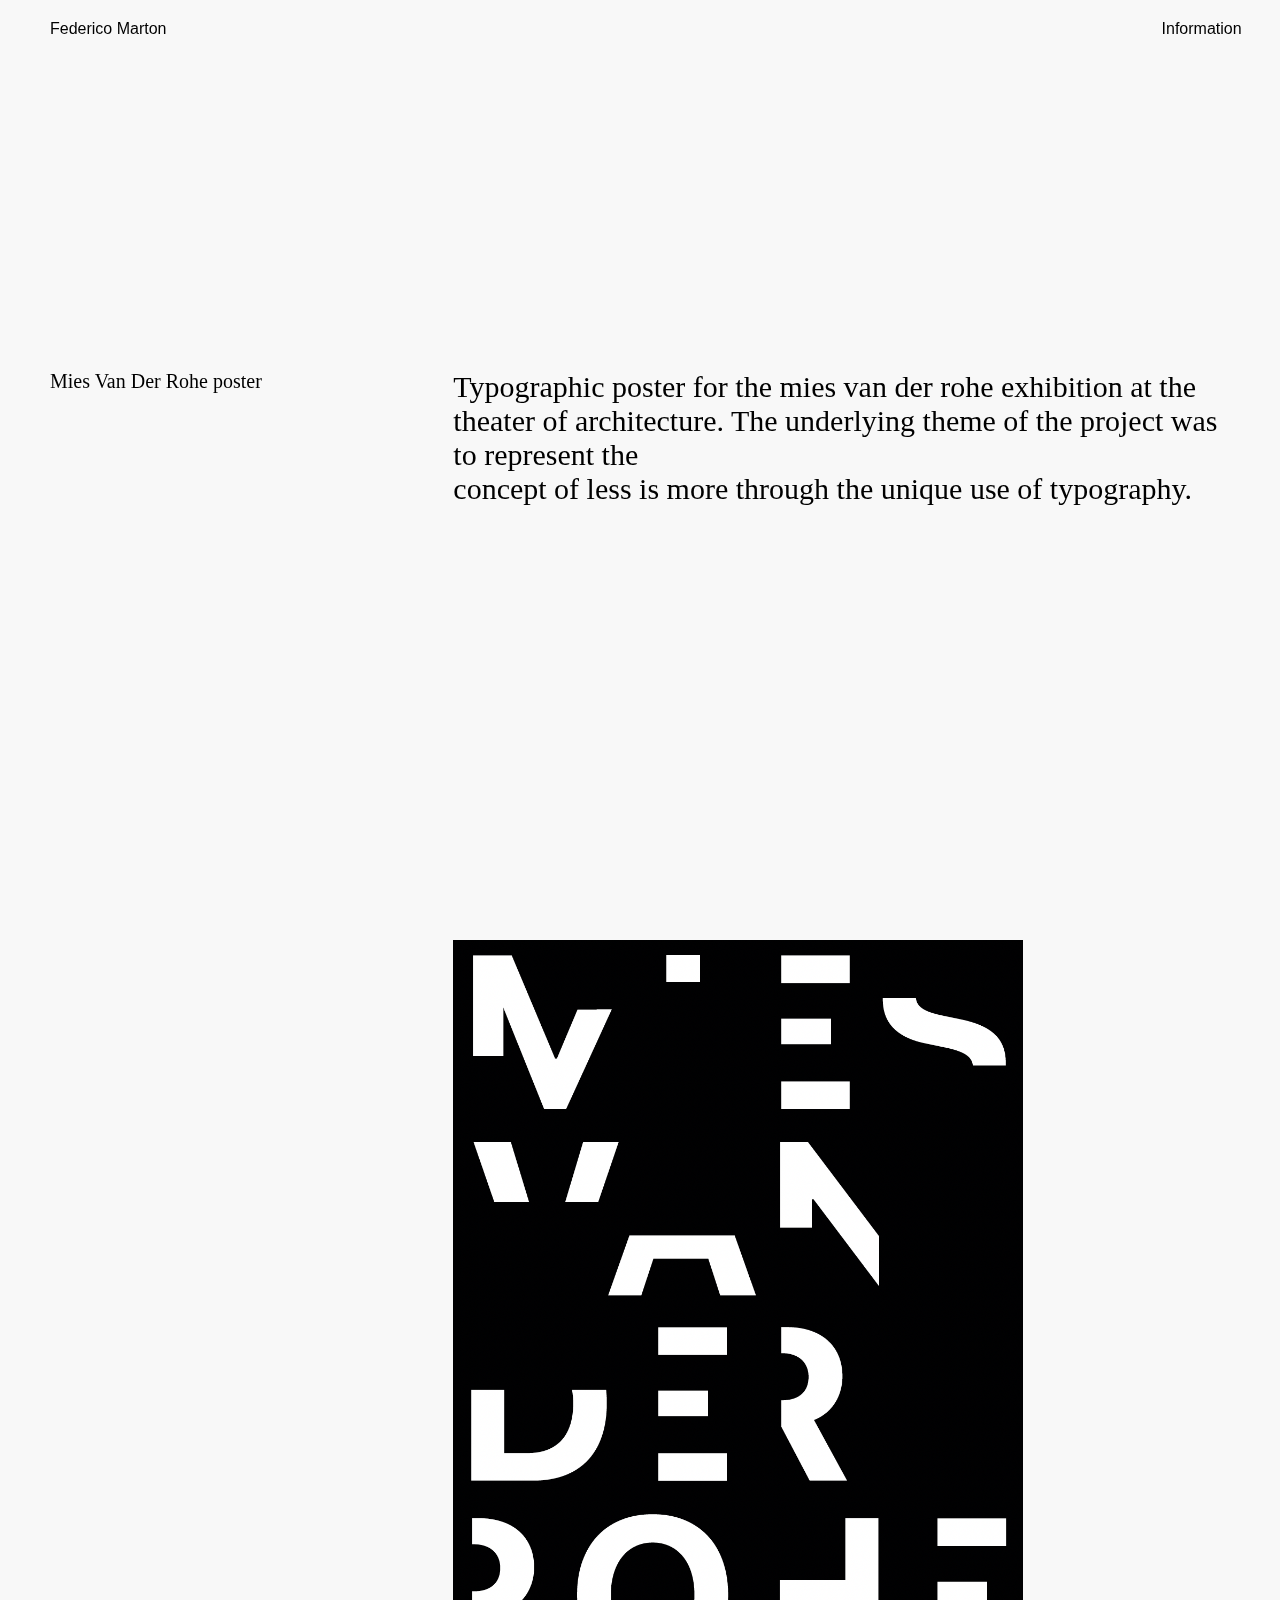
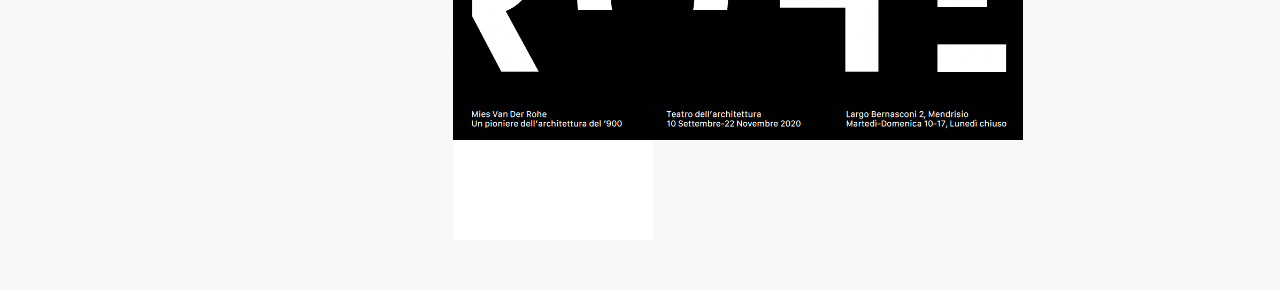
<file: mies_van_der rohe.html>
<!DOCTYPE html>
<html lang="it">
<head>
	<meta charset="utf-8">
	<meta name="descriprion" content="LIS">
	<meta autor="author" content="Federico Marton">
	<meta name="Keywords" content="html, css">
	
	<title>Federico Marton</title>

	<link rel="Stylesheet" type="text/css" href="style.css">
</head>
<body>

<!-- nav=Barra di navigazione -->
<nav>
		<ul class="top-nav">
		<li><a href="index.html">Federico Marton</a></li>
		</ul>

		<a class="cta" href="nformation.html"><button>Information</button></a>

</nav>


<div class="Griglia-contenitore">
	
<h2>
		<p class="tp1">Mies Van Der Rohe poster</p>
</h2>

<h2>
	<p class="tp2">Typographic poster for the mies van der rohe exhibition at the theater of architecture. The underlying theme of the project was to represent the <br>concept of less is more through the unique use of typography.</p>
</h2>

<div class="box20">
	<img class="img11" src="asset/asset11.jpg">
</div>


</body>

</div>

</html>
</file>
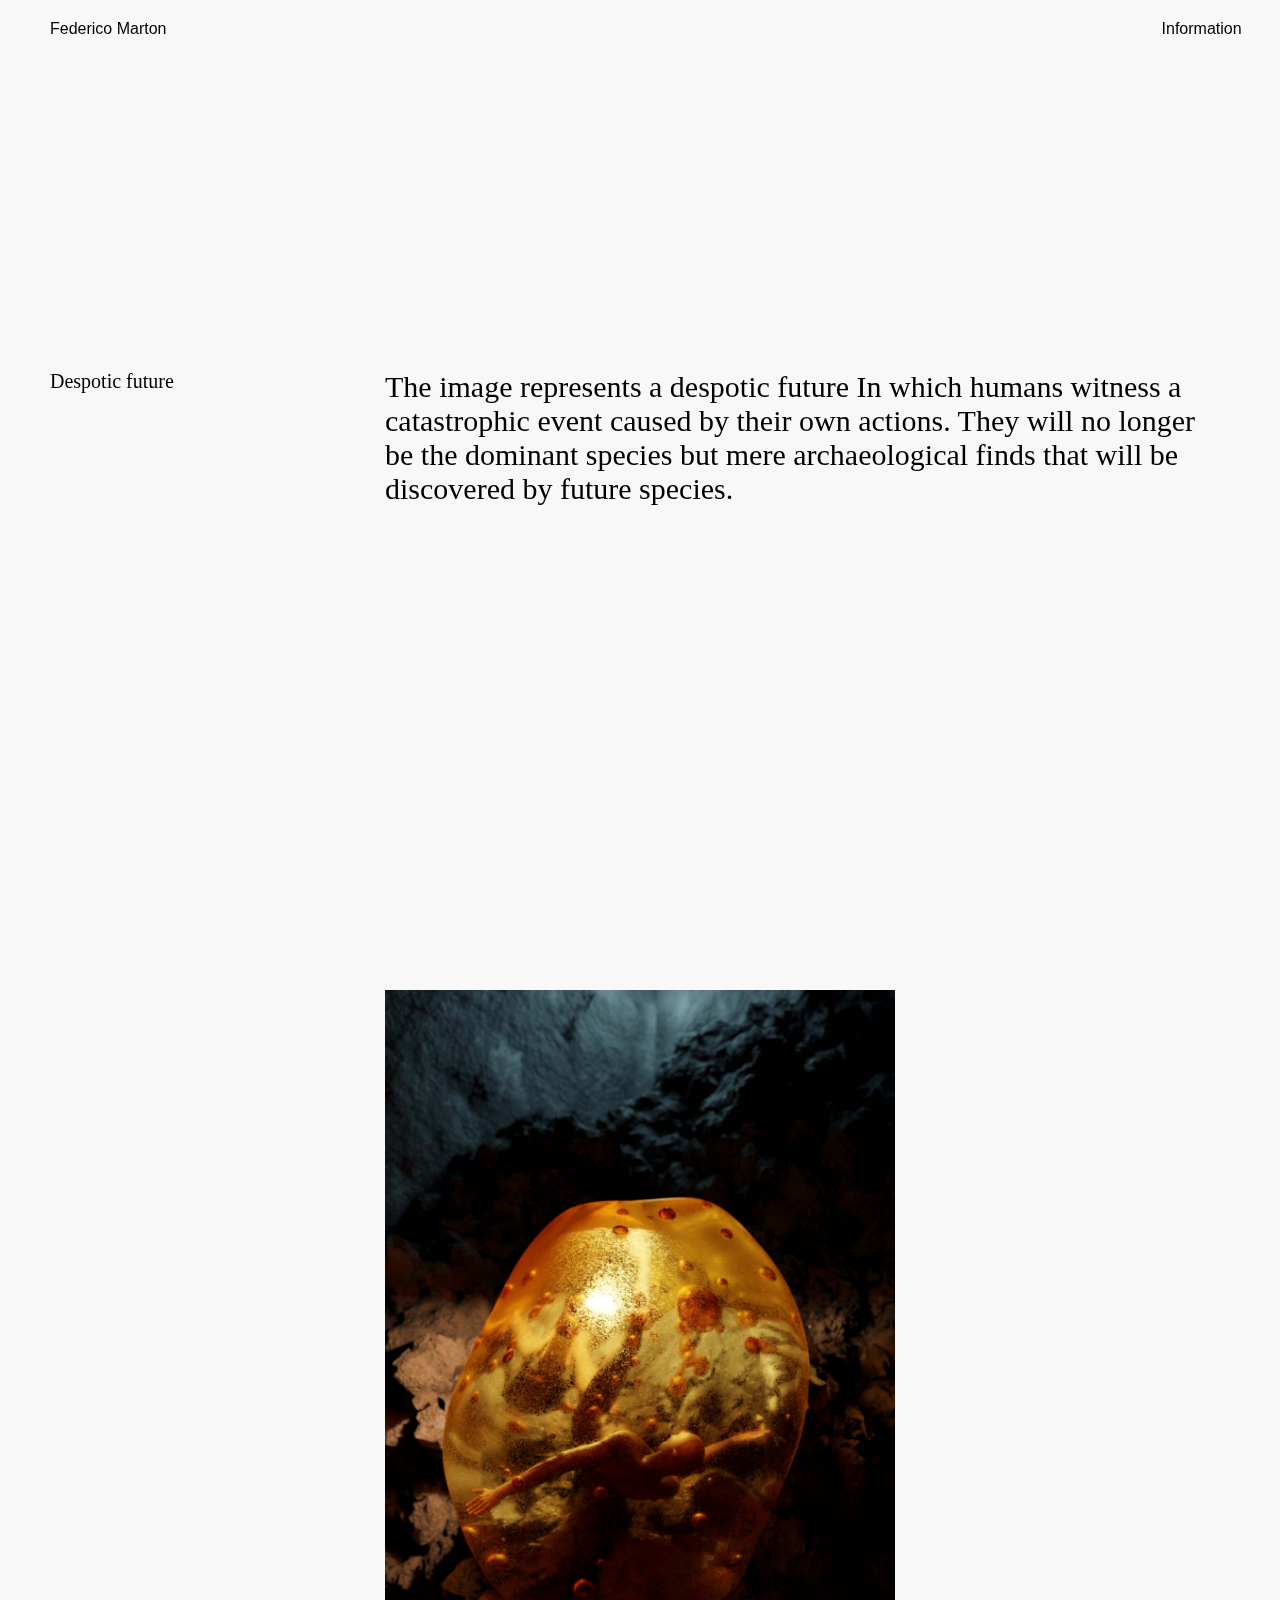
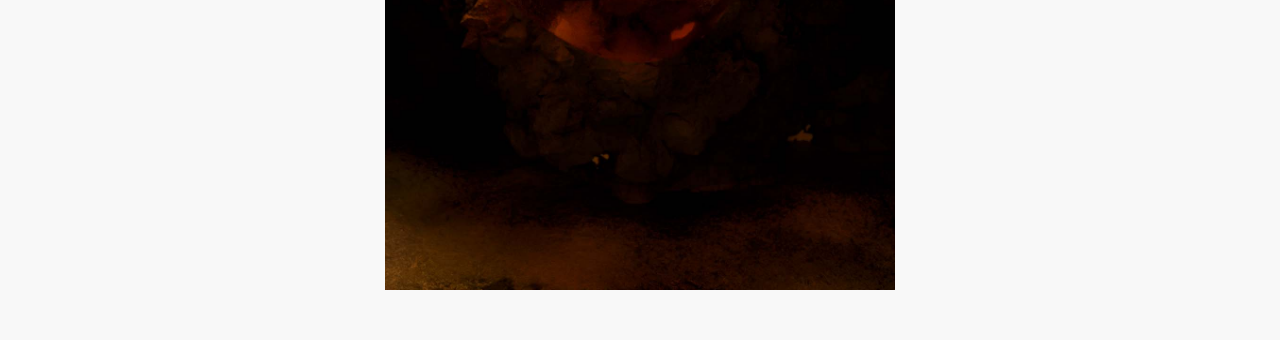
<file: progetto_robin_3d.html>
<!DOCTYPE html>
<html lang="it">
<head>
	<meta charset="utf-8">
	<meta name="descriprion" content="LIS">
	<meta autor="author" content="Federico Marton">
	<meta name="Keywords" content="html, css">
	
	<title>Federico Marton</title>

	<link rel="Stylesheet" type="text/css" href="style.css">
</head>
<body>

<!-- nav=Barra di navigazione -->
<nav>
		<ul class="top-nav">
		<li><a href="index.html">Federico Marton</a></li>
		</ul>

		<a class="cta" href="Information.html"><button>Information</button></a>

</nav>


<div class="Griglia-contenitore">
	

<h2>
		<p class="tp1">Despotic future</p>
</h2>

<h2>
	<p class="tp2">The image represents a despotic future In which humans witness a catastrophic event caused by their own actions. They will no longer be the dominant species but mere archaeological finds that will be discovered by future species.</p>
</h2>

<div class="box10">
	<img src="asset/ambra.jpg" class="img1"></a>
</div>


		
	

</body>

</div>

</html>
</file>
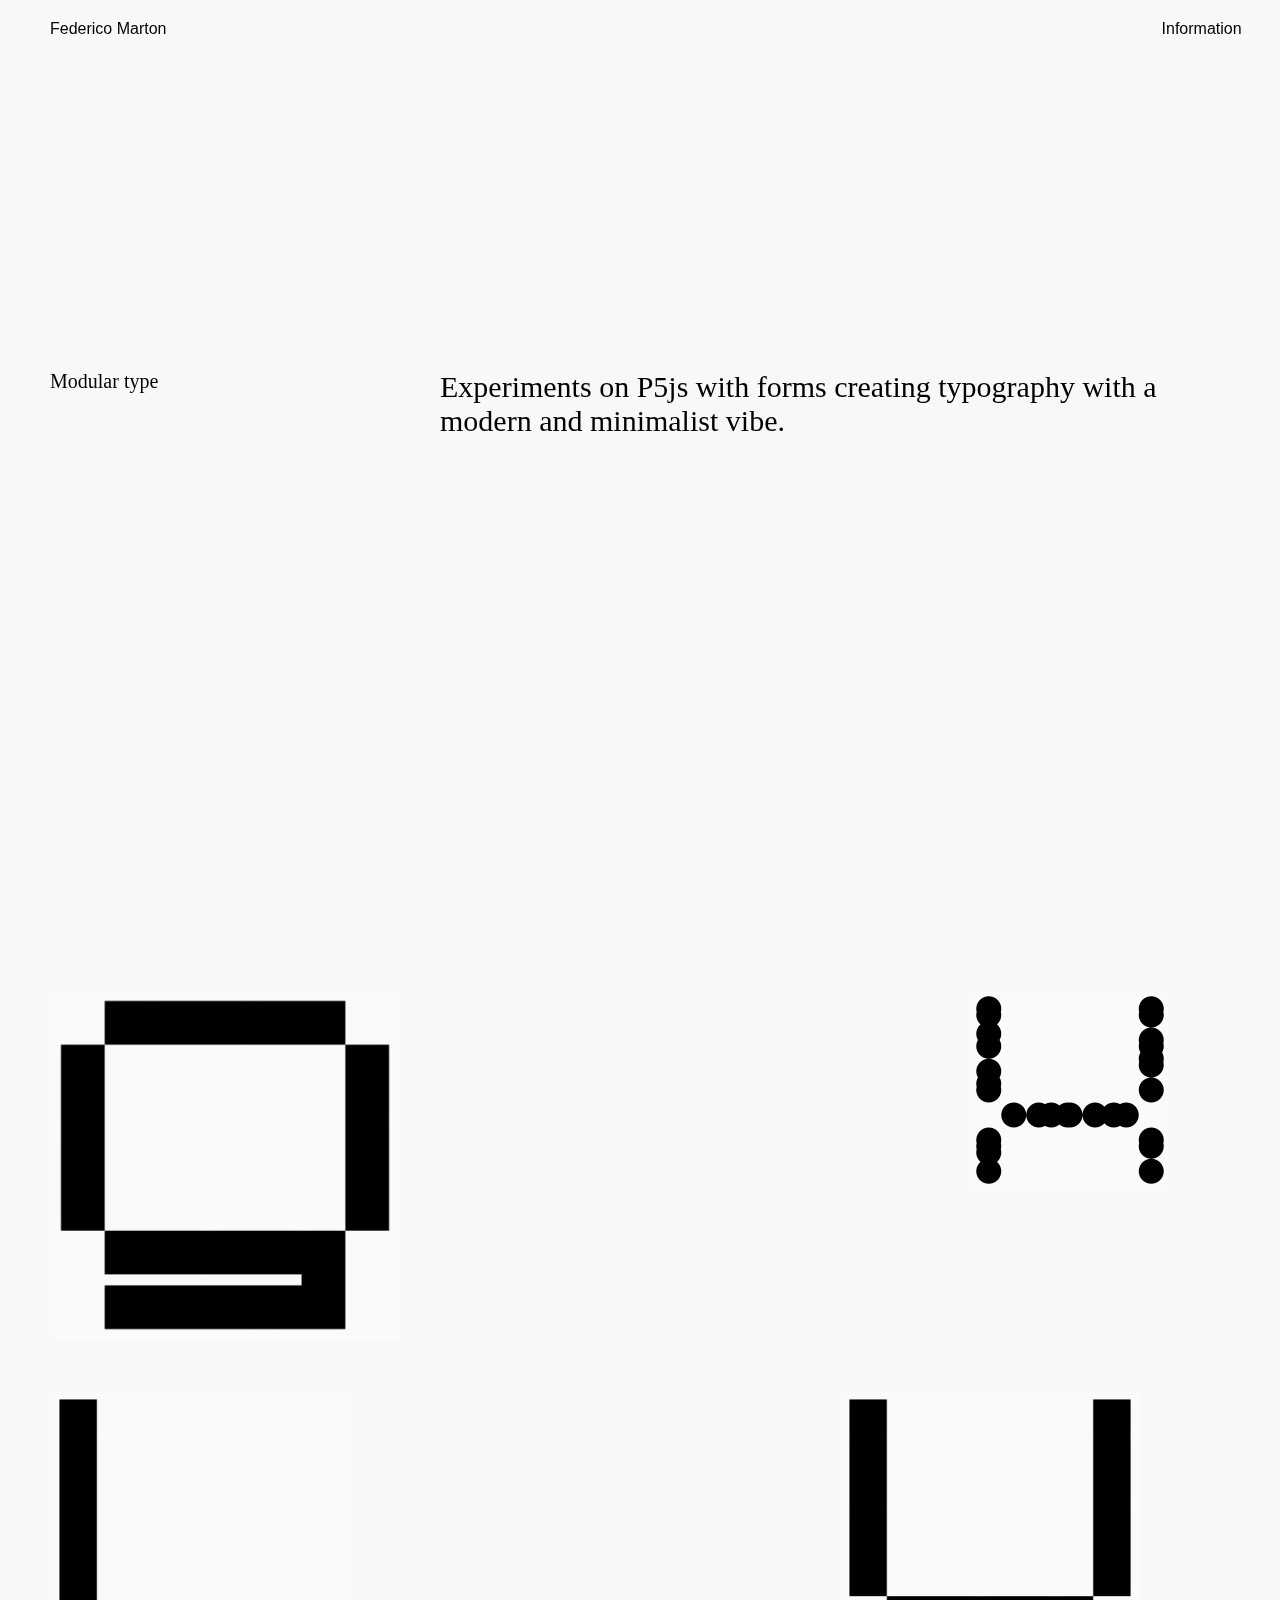
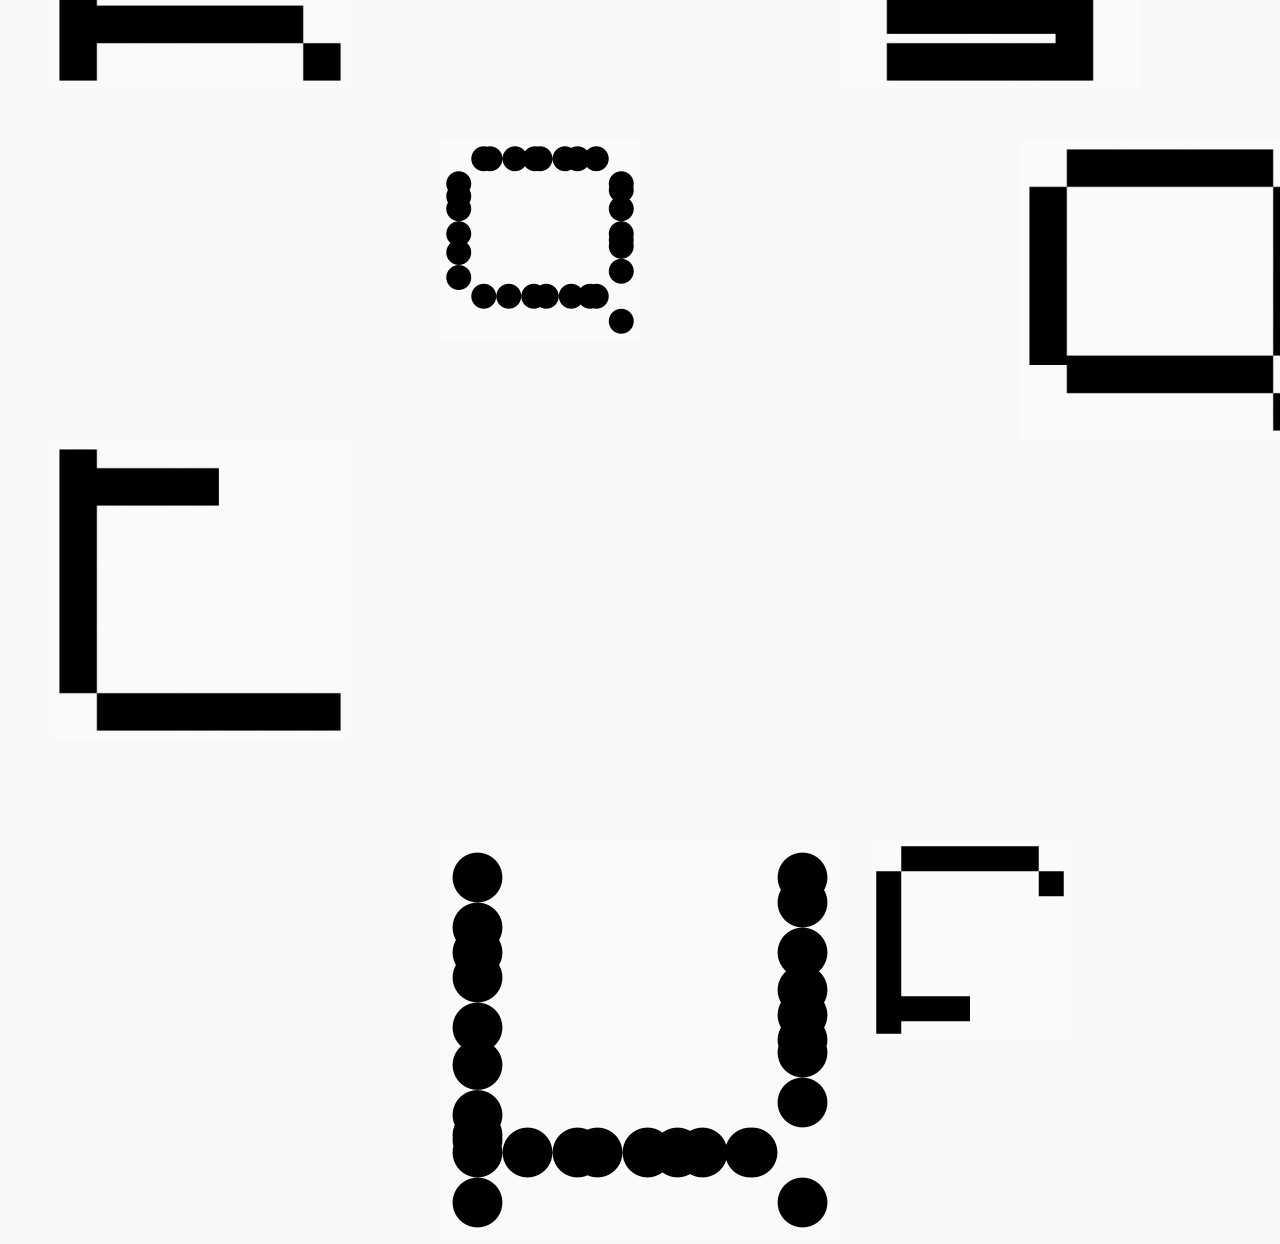
<file: variable_font.html>
<!DOCTYPE html>
<html lang="it">
<head>
	<meta charset="utf-8">
	<meta name="descriprion" content="LIS">
	<meta autor="author" content="Federico Marton">
	<meta name="Keywords" content="html, css">
	
	<title>Federico Marton</title>

	<link rel="Stylesheet" type="text/css" href="style.css">
</head>
<body>

<!-- nav=Barra di navigazione -->
<nav>
		<ul class="top-nav">
		<li><a href="index.html">Federico Marton</a></li>
		</ul>

		<a class="cta" href="Information.html"><button>Information</button></a>

</nav>


<div class="Griglia-contenitore">
	
<h2>
		<p class="tp1">Modular type</p>
</h2>

<h2>
	<p class="tp2">Experiments on P5js with forms creating typography with a modern and minimalist vibe.</p>
</h2>

<div class="box11">
	<img class="img2" src="asset/g.png">
</div>

<div class="box12">
	<img class="img3" src="asset/h.png">
</div>

<div class="box13">
	<img class="img4" src="asset/x1.png">
</div>

<div class="box14">
	<img class="img5" src="asset/y.png">
</div>
		
<div class="box15">
	<img class="img6" src="asset/q1.png">
</div>

<div class="box18">
	<img class="img9" src="asset/q.png">
</div>

<div class="box16">
	<img class="img7" src="asset/t.png">
</div>
	
<div class="box17">
	<img class="img8" src="asset/k1.png">
</div>

<div class="box19">
	<img class="img10" src="asset/f.png">
</div>


</body>

</div>

</html>
</file>
<file: style.css>
/*barra di navigazione*/
body{
	background-color: #F8F8F8;
}

img{
	width: 510px;
	height: 500px;
	padding-right: 0px;
	padding-left: 0px;
	margin-top: 0px;
}

hr{
	width: 877%;
	height: 1px;
	background-color: none;
	display: flex;
	padding-bottom: 10px;
	padding-top: 20px;
	margin-top: 100px;
}

*{
	box-sizing: border-box;
	margin: 0;
	padding: 0;
}

li, a, button {
	font-family: helvetica, san-serif;
	font-weight: 500;
	font-size: 16px;
	color: black;
	text-decoration: none;
	
}

nav{
	display: flex;
	justify-content: space-between;
	align-items: center;
	padding: 20px 3%;
	padding-left: 30px;
	position: fixed;
	width: 100%;
}

.top-nav{
	list-style: none;
}

.top-nav li{
	display: inline-block;
	padding: 0px 20px;
}

.top-nav li a {
	transition: all 0.3s ease 0s;
}

.top-nav li a:hover {
	color: none;
}

button {
	background-color: transparent;
	color: black;
	border: none;
	border-radius: 0px;
	cursor: pointer;
	padding-left: 300px;
}

.Griglia-contenitore {
padding: 50px;
margin-top: 0px;
/*STABILIRE CHE ESISTE UNA GRIGLIA*/
display: grid;
/*NUMERO E LARGHEZZA DELLE COLONNE*/
grid-template-columns: repeat(3, 1fr);
grid-column-gap: 30px;

}

.Griglia-cella{
	padding: 30px;
	/*outline: 1px solid white;*/
}

h2{
	font-family: helvetica light, san-serif;
	font-weight: 500;
	font-size: 20px;
	color: black;
	text-decoration: none;
	padding-top: 20px;
	padding-bottom: 20px;
}

.box1{
	
	height: 500px;
	background-color: black;
	margin-top: 200px; 
	
}

.box2{
	grid-column: 2/3;
	height: 500px;
	background-color: white;  
	margin-top: 200px;	
}

.box3{
	grid-column: 3/4;
	height: 500px;
	background-color: black; 
	margin-top: 200px;	
}

.box4{
	
	height: 500px;
	background-color: black;
	margin-top: 100px; 
	
}

.box5{
	grid-column: 2/3;
	height: 500px;
	background-color: black;  
	margin-top: 100px;	
}

.box6{
	grid-column: 3/4;
	height: 500px;
	background-color: black; 
	margin-top: 100px;	
}

.box6{
	grid-column: 3/4;
	height: 500px;
	background-color: black; 
	margin-top: 100px;	
}



.box7{
	grid-column: 1/2;
	height: 500px;
	background-color: black; 
	margin-top: 100px;	
}

.box8{
	grid-column: 2/3;
	height: 500px;
	background-color: black; 
	margin-top: 100px;	
}

.box9{
	grid-column: 3/4;
	height: 500px;
	background-color: black; 
	margin-top: 100px;	
}



.img1{
	height: 900px;
	padding-bottom: none;
}

.box10{
	grid-column: 2/3;
	height: 900px;
	background-color: black; 
	margin-top: 900px;	
}

.tp1{
	grid-column: 1/2;
	position: fixed;
	display: inline-block;
	padding-top: 300px;
	overflow: hidden;
}

.tp2{
	grid-column: 2/4;
	position: fixed;
	display: inline-block;
	font-size: 30px;
	padding-top: 300px;
}








.tp1{
	grid-column: 1/1;
	display: inline-block;
	padding-top: 300px;
	padding-left: 0px;
}

.tp2{
	grid-column: 2/3;
	padding-right: 55px;
	display: inline-block;
	font-size: 30px;
	padding-top: 300px;
}

.img2{
	height: 350px;
	width: 350px;
}

.box11{
	grid-column: 1/2;
	height: 0px;
	width: 0px;
	background-color: black; 
	margin-top: 900px;
	border: none;
}


.img3{
	height: 300px;
	width: 300px;
}

.box12{
	padding-top: 400px;
	padding-left: 0px;
	grid-column: 1/2;
	height: 100px;
	width: 100px;
	background-color: none; 
	margin-top: 0px;	
	border: none;
}

.img4{
	height: 200px;
	width: 200px;
}

.box13{
	padding-top: 0px;
	padding-left: 100px;
	grid-column: 3/4;
	height: 200px;
	width: 200px;
	background-color: none; 
	margin-top: 0px;	
	border: none;
}

.img5{
	height: 300px;
	width: 300px;
}

.box14{
	padding-top: 0px;
	padding-left: 400px;
	grid-column: 2/3;
	height: 200px;
	width: 200px;
	background-color: none; 
	margin-top: 0px;	
	border: none;
}

.img6{
	height: 200px;
	width: 200px;
}

.box15{
	
	padding-left: 0px;
	grid-column: 2/2;
	height: 200px;
	width: 200px;
	background-color: none; 
	margin-top: 150px;	
	border: none;
}

.img7{
	height: 300px;
	width: 300px;
}

.box16{
	
	padding-left: 0px;
	grid-column: 1/1;
	height: 200px;
	width: 200px;
	background-color: none; 
	margin-top: 100px;	
	border: none;
}

.img8{
	height: 400px;
	width: 400px;
}

.box17{
	
	padding-left: 0px;
	grid-column: 2/2;
	height: 200px;
	width: 200px;
	background-color: none; 
	margin-top: 500px;	
	border: none;
}

.img9{
	height: 300px;
	width: 300px;
}

.box18{
	
	padding-left: 150px;
	grid-column: 3/4;
	height: 200px;
	width: 200px;
	background-color: none; 
	margin-top: 150px;	
	border: none;
}

.img10{
	height: 200px;
	width: 200px;
}

.box19{
	
	padding-left: 0px;
	grid-column: 3/3;
	height: 200px;
	width: 200px;
	background-color: none; 
	margin-top: 500px;	
	border: none;
}



.img11{
	height: 800px;
	width: 570px;
	background-color: white;
}
.box20{
	grid-column: 2/3;
	height: 900px;
	width: 200px;
	background-color: white; 
	margin-top: 850px;
}


.img12{
	height: 800px;
	width: 1100px;
	background-color: none;
}
.box21{
	grid-column: 1/2;
	height: 900px;
	width: 200px;
	padding-left: 300px;
	background-color: none; 
	margin-top: 700px;
}


.img13{
	height: 800px;
	width: 550px;
	background-color: none;
}
.box22{
	grid-column: 2/2;
	height: 900px;
	width: 200px;
	padding-left: 0px;
	background-color: none; 
	margin-top: 1000px;
}



.box23{
	grid-column: 1/2;
	height: 900px;
	width: 200px;
	padding-left: 300px;
	background-color: none; 
	margin-top: 900px;
}

.box24{
	grid-column: 1/2;
	height: 900px;
	width: 200px;
	padding-left: 300px;
	background-color: none; 
	margin-top: 200px;
}

.hr2{
	width: 877%;
	height: 1px;
	background-color: none;
	display: flex;
	margin-top: 50px;
}

.footer{
	padding: 0px;
	grid-column: 1/2;
	color: black;	
	font-family: helvetica, light;
	font-size: 40px;
	padding-left: 50px;
	margin-bottom: 20px;
}
</file>
